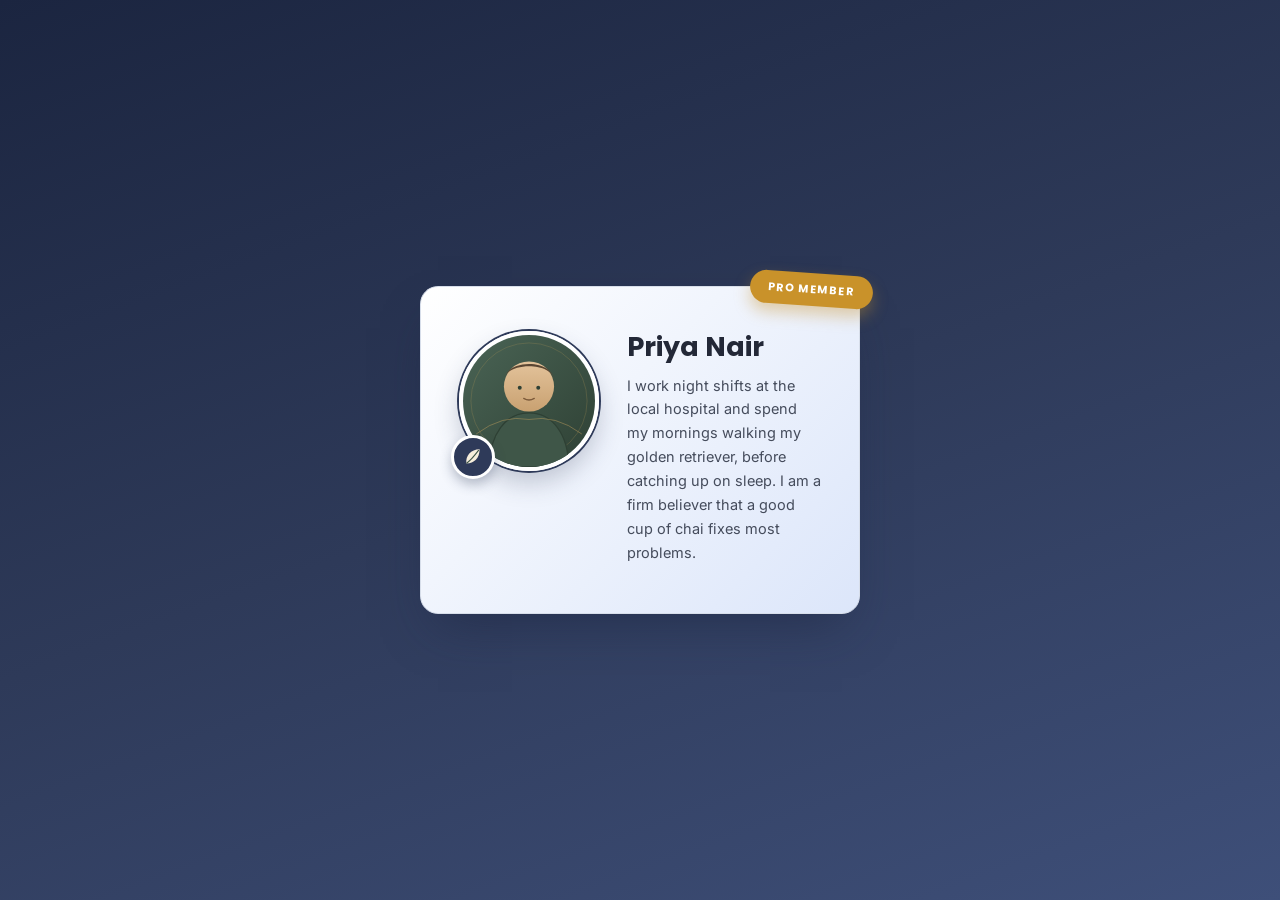
<file: Q2/profile.html>
<?xml version="1.0" encoding="UTF-8"?>
<!DOCTYPE html PUBLIC "-//W3C//DTD XHTML 1.0 Strict//EN"
  "http://www.w3.org/TR/xhtml1/DTD/xhtml1-strict.dtd">
<html xmlns="http://www.w3.org/1999/xhtml" xml:lang="en" lang="en">
<head>
  <meta http-equiv="Content-Type" content="text/html; charset=UTF-8" />
  <title>profile.html</title>
  <link rel="stylesheet" type="text/css" href="profile.css" />
</head>
<body>
  <div id="profile-card">
    <div id="badge-pro">Pro Member</div>
    <div class="card-body">
      <div class="avatar-wrap">
        <img class="profile-image" src="avatar.svg" alt="Illustrated portrait of Maren Kolb" width="140" height="140" />
        <div class="decor-icon"></div>
      </div>
      <div class="profile-info">
        <h1>Priya Nair</h1>
        <p class="bio">I work night shifts at the local hospital and spend my mornings walking
            my golden retriever, before catching up on sleep. I am a firm believer that a good 
            cup of chai fixes most problems.</p>
      </div>
    </div>
  </div>
</body>
</html>
</file>
<file: Q2/profile.css>
@import url("https://fonts.googleapis.com/css2?family=Poppins:wght@600;700&family=Inter:wght@400;500;600&display=swap");

* {
  box-sizing: border-box;
}

html, body {
  margin: 0;
  padding: 0;
}

body {
  min-height: 100vh;
  background-color: #1B2540;
  background-image:
    linear-gradient(160deg, #1B2540 0%, #2E3A59 50%, #3E4F79 100%),
    radial-gradient(circle at 15% 10%, rgba(201, 146, 42, 0.22), transparent 45%),
    radial-gradient(circle at 85% 90%, rgba(201, 146, 42, 0.16), transparent 50%);
  font-family: "Inter", "Helvetica Neue", Arial, sans-serif;
  color: #232837;
  display: flex;
  align-items: center;
  justify-content: center;
  padding: 48px 16px;
}

/* Profile card: RELATIVE positioning context */
#profile-card {
  position: relative;
  width: min(440px, 92vw);
  margin: 0 auto;
  padding: 44px 38px 30px;
  border: 1px solid #D7DEEA;
  border-radius: 18px;
  background-image: linear-gradient(135deg, #FFFFFF 0%, #DCE6FA 100%);
  box-shadow: 0 24px 48px -18px rgba(27, 37, 64, 0.55);
  overflow: visible;
}

/* Descendant selector */
#profile-card h1 {
  font-family: "Poppins", "Segoe UI", Arial, sans-serif;
  font-weight: 700;
  font-size: 27px;
  line-height: 1.2;
  margin: 0 0 10px 0;
  color: #232837;
  letter-spacing: 0;
}

.eyebrow {
  display: block;
  font-family: "Poppins", "Segoe UI", Arial, sans-serif;
  font-weight: 600;
  font-size: 12px;
  text-transform: uppercase;
  letter-spacing: 0.08em;
  color: #C9922A;
  margin: 0 0 8px 0;
}

/* Badge: ABSOLUTE position */
#badge-pro {
  position: absolute;
  top: -14px;
  right: -14px;
  z-index: 5;
  padding: 8px 18px;
  margin: 0;
  border: none;
  border-radius: 999px;
  background-color: #C9922A;
  color: #FFFFFF;
  font-family: "Poppins", "Segoe UI", Arial, sans-serif;
  font-size: 11px;
  font-weight: 700;
  text-transform: uppercase;
  letter-spacing: 0.1em;
  transform: rotate(4deg);
  box-shadow: 0 8px 16px rgba(201, 146, 42, 0.4);
  white-space: nowrap;
}

.card-body {
  display: flex;
  align-items: flex-start;
  gap: 28px;
}

/* Avatar-wrap: RELATIVE positioning */
.avatar-wrap {
  position: relative;
  flex: 0 0 auto;
  width: 140px;
  height: 140px;
}

.profile-image {
  display: block;
  width: 140px;
  height: 140px;
  border-radius: 50%;
  border: 4px solid #FFFFFF;
  box-shadow: 0 0 0 2px #2E3A59, 0 12px 24px rgba(46, 58, 89, 0.25);
}

/* Decorative icon: ABSOLUTE*/
.decor-icon {
  position: absolute;
  bottom: -8px;
  left: -8px;
  width: 44px;
  height: 44px;
  border: 3px solid #FFFFFF;
  border-radius: 50%;
  background-color: #2E3A59;
  background-image: url("leaf-icon.svg");
  background-repeat: no-repeat;
  background-position: center;
  background-size: 58%;
  box-shadow: 0 6px 12px rgba(46, 58, 89, 0.3);
}

.profile-info {
  flex: 1 1 auto;
  min-width: 0;
}

.profile-info p.bio {
  margin: 0 0 18px 0;
  font-size: 14.5px;
  line-height: 1.65;
  color: #454C5C;
}

.meta-row {
  display: flex;
  gap: 14px;
  margin: 0;
  padding: 14px 0 0 0;
  border-top: 1px solid #D7DEEA;
}

.meta-item {
  font-family: "Inter", "Helvetica Neue", Arial, sans-serif;
  font-size: 12px;
  font-weight: 500;
  color: #5B6472;
}

.meta-row .meta-item + .meta-item {
  border-left: 1px solid #D7DEEA;
  padding-left: 14px;
}

/* Responsive Layout */
@media screen and (max-width: 600px) {
  #profile-card {
    padding: 64px 22px 26px;
  }

  .card-body {
    flex-direction: column;
    align-items: center;
    text-align: center;
    gap: 16px;
  }

  .avatar-wrap {
    width: 96px;
    height: 96px;
  }

  .profile-image {
    width: 96px;
    height: 96px;
  }

  .decor-icon {
    width: 32px;
    height: 32px;
    bottom: -6px;
    left: -6px;
  }

  #badge-pro {
    top: 14px;
    right: 50%;
    transform: translateX(50%) rotate(0deg);
    font-size: 10px;
    padding: 6px 14px;
  }

  .meta-row {
    justify-content: center;
  }
}
</file>
